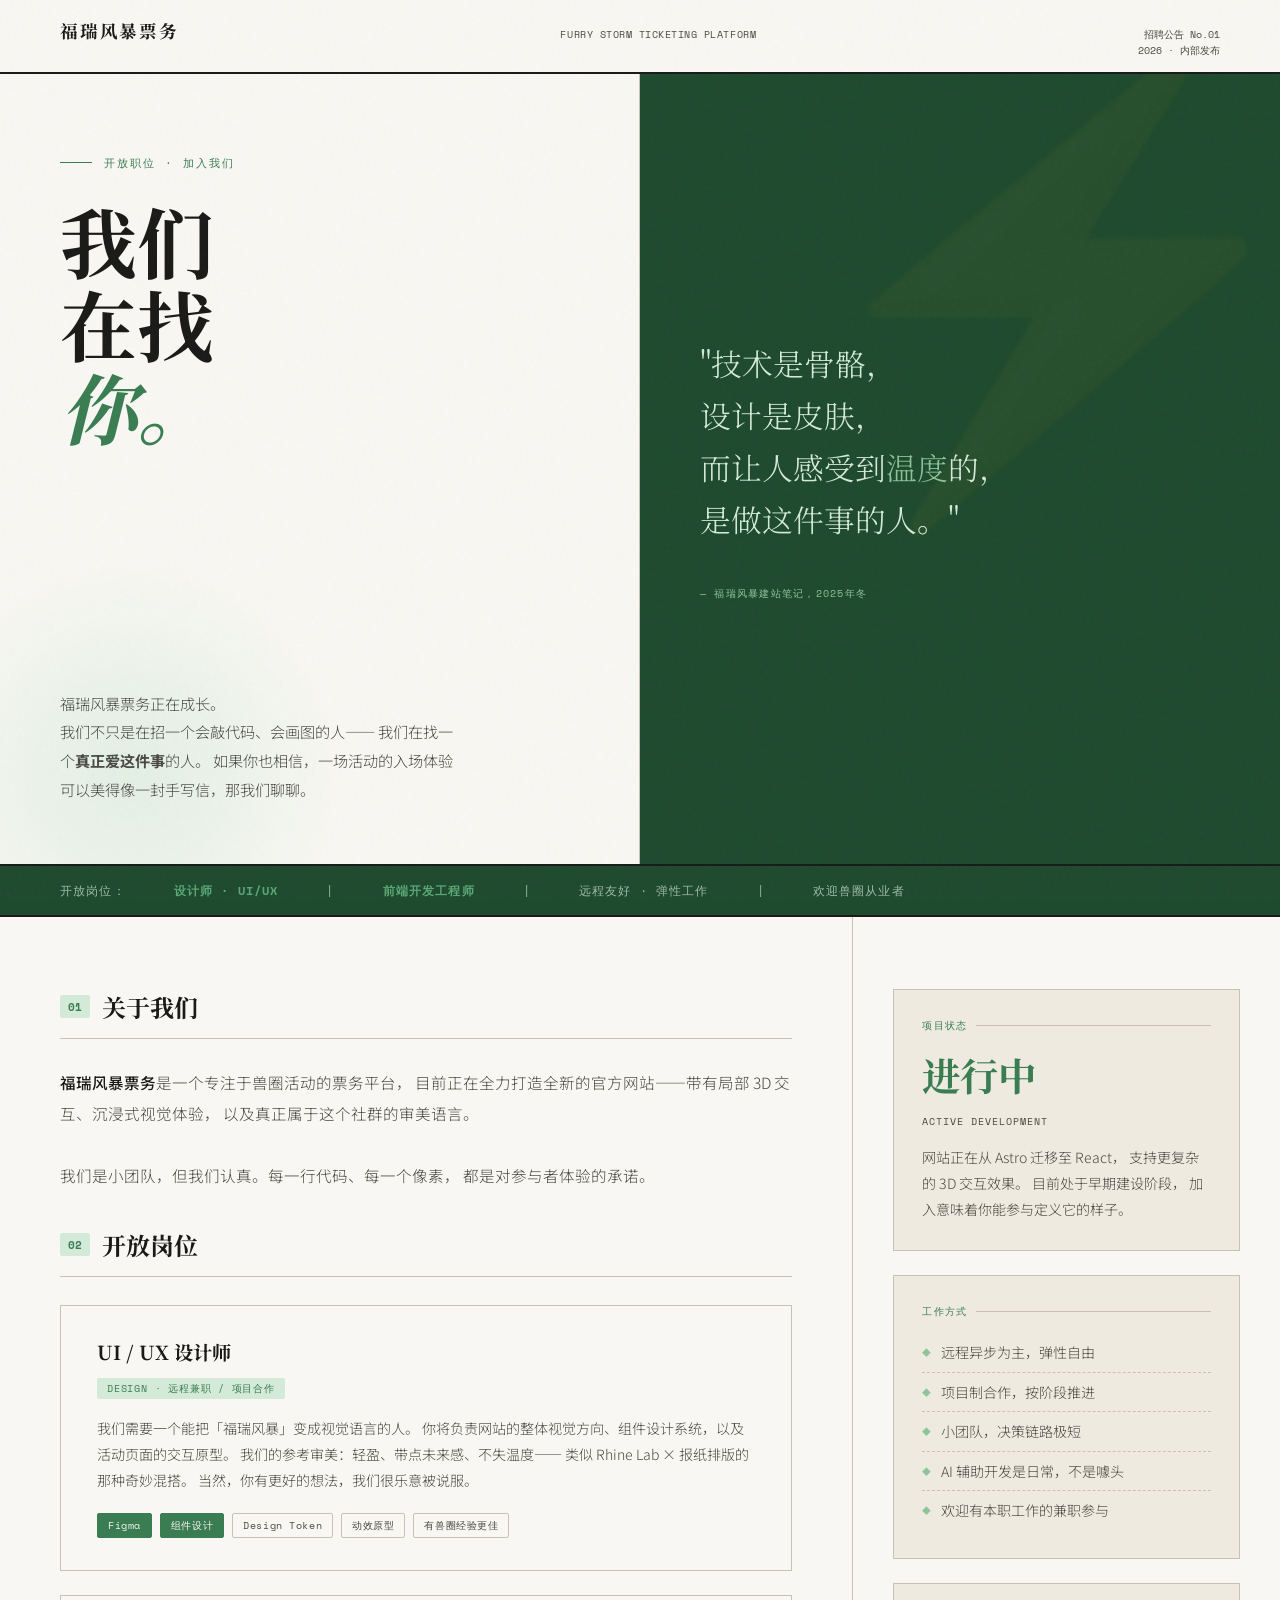
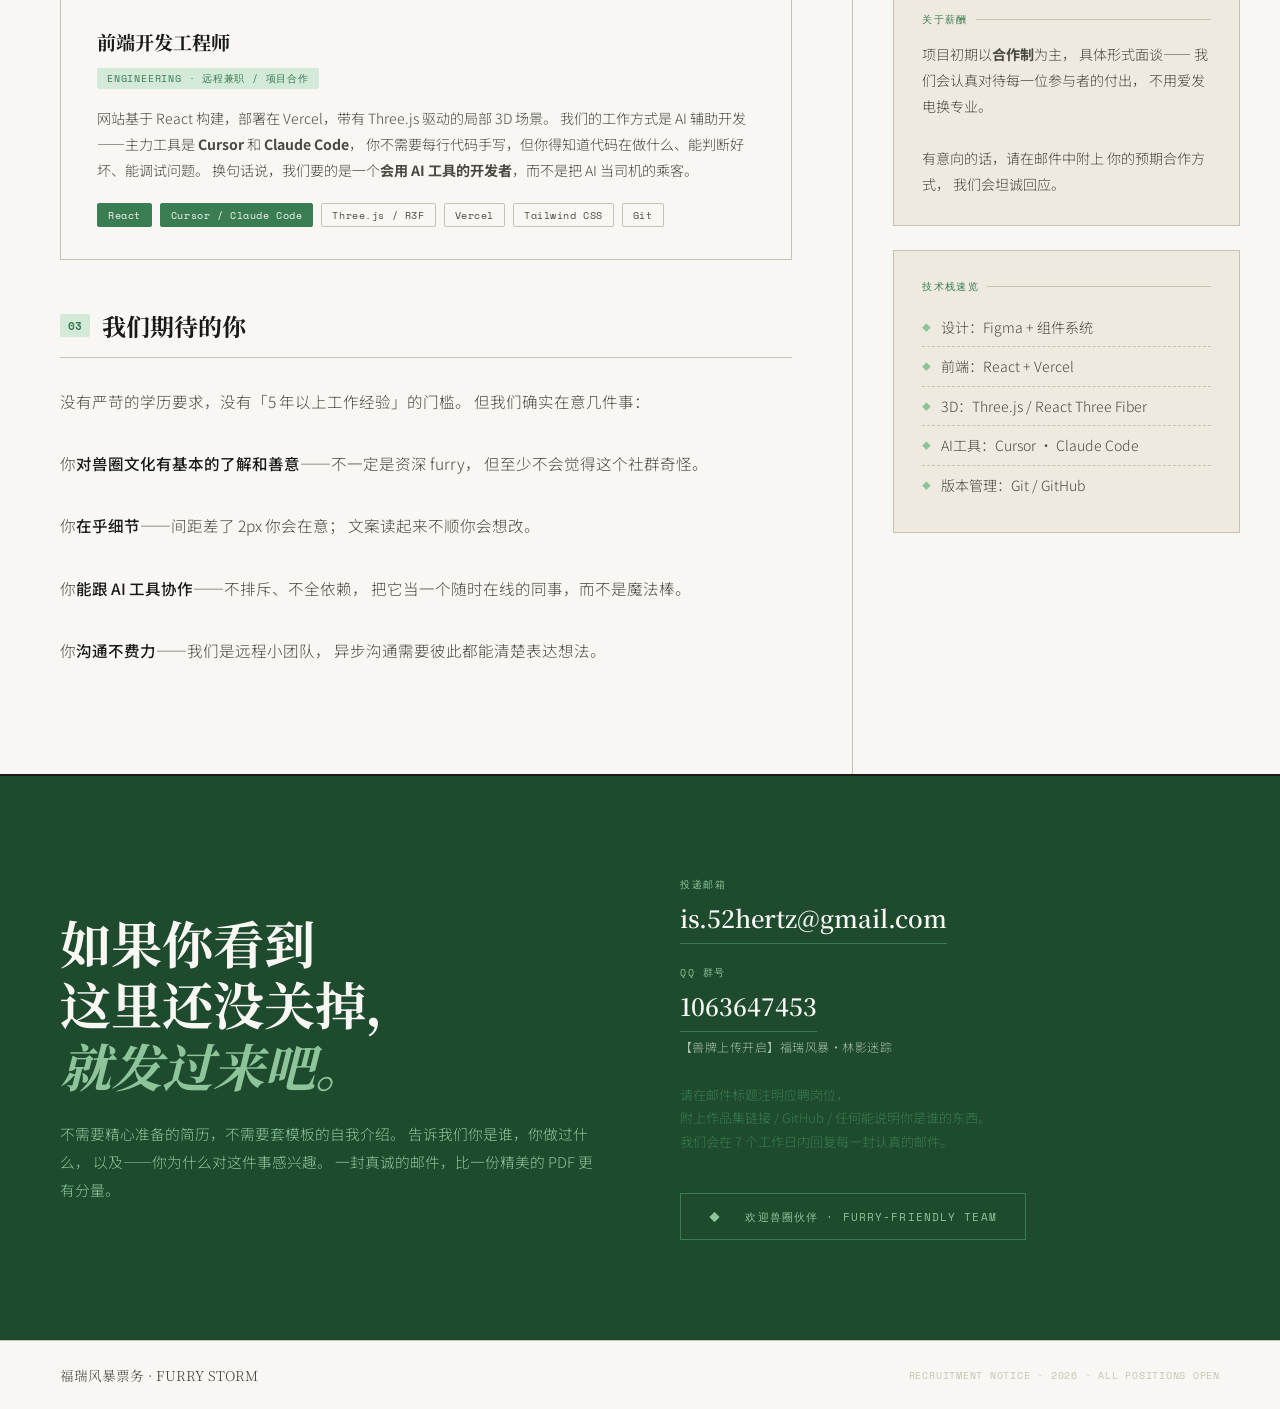
<file: index.html>
<!DOCTYPE html>
<html lang="zh-CN">
<head>
  <meta charset="UTF-8">
  <meta name="viewport" content="width=device-width, initial-scale=1.0">
  <title>我们在找你 — 福瑞风暴票务</title>
  <link rel="stylesheet" href="css/styles.css">
</head>
<body>

  <!-- Masthead -->
  <header class="masthead">
    <div class="masthead-logo">福瑞风暴票务</div>
    <div class="masthead-sub">FURRY STORM TICKETING PLATFORM</div>
    <div class="masthead-date">
      招聘公告 No.01<br>
      2026 · 内部发布
    </div>
  </header>

  <!-- Hero -->
  <section class="hero">
    <div class="hero-left">
      <div>
        <div class="hero-eyebrow">开放职位 · 加入我们</div>
        <h1 class="hero-title">
          我们<br>
          在找<br>
          <span class="highlight">你。</span>
        </h1>
      </div>
      <p class="hero-caption">
        福瑞风暴票务正在成长。<br>
        我们不只是在招一个会敲代码、会画图的人——
        我们在找一个<strong>真正爱这件事</strong>的人。
        如果你也相信，一场活动的入场体验
        可以美得像一封手写信，那我们聊聊。
      </p>
    </div>

    <div class="hero-right">
      <blockquote class="hero-quote">
        "技术是骨骼，<br>
        设计是皮肤，<br>
        而让人感受到<em>温度</em>的，<br>
        是做这件事的人。"
      </blockquote>
      <div class="hero-quote-attr">— 福瑞风暴建站笔记，2025年冬</div>
    </div>
  </section>

  <!-- Positions strip -->
  <div class="positions-strip">
    <span>开放岗位：</span>
    <strong>设计师 · UI/UX</strong>
    <span>|</span>
    <strong>前端开发工程师</strong>
    <span>|</span>
    <span>远程友好 · 弹性工作</span>
    <span>|</span>
    <span>欢迎兽圈从业者</span>
  </div>

  <!-- Content -->
  <section class="content">
    <main class="content-main">

      <!-- 关于我们 -->
      <div class="section-heading">
        <span class="num">01</span>
        关于我们
      </div>
      <p class="body-text">
        <strong>福瑞风暴票务</strong>是一个专注于兽圈活动的票务平台，
        目前正在全力打造全新的官方网站——带有局部 3D 交互、沉浸式视觉体验，
        以及真正属于这个社群的审美语言。<br><br>
        我们是小团队，但我们认真。每一行代码、每一个像素，
        都是对参与者体验的承诺。
      </p>

      <!-- 开放岗位 -->
      <div class="section-heading">
        <span class="num">02</span>
        开放岗位
      </div>

      <div class="job-card">
        <div class="job-card-title">UI / UX 设计师</div>
        <div class="job-card-type">DESIGN · 远程兼职 / 项目合作</div>
        <p class="job-card-desc">
          我们需要一个能把「福瑞风暴」变成视觉语言的人。
          你将负责网站的整体视觉方向、组件设计系统，以及活动页面的交互原型。
          我们的参考审美：轻盈、带点未来感、不失温度——
          类似 Rhine Lab × 报纸排版的那种奇妙混搭。
          当然，你有更好的想法，我们很乐意被说服。
        </p>
        <div class="job-card-skills">
          <span class="skill-tag primary">Figma</span>
          <span class="skill-tag primary">组件设计</span>
          <span class="skill-tag">Design Token</span>
          <span class="skill-tag">动效原型</span>
          <span class="skill-tag">有兽圈经验更佳</span>
        </div>
      </div>

      <div class="job-card">
        <div class="job-card-title">前端开发工程师</div>
        <div class="job-card-type">ENGINEERING · 远程兼职 / 项目合作</div>
        <p class="job-card-desc">
          网站基于 React 构建，部署在 Vercel，带有 Three.js 驱动的局部 3D 场景。
          我们的工作方式是 AI 辅助开发——主力工具是 <strong>Cursor</strong> 和 <strong>Claude Code</strong>，
          你不需要每行代码手写，但你得知道代码在做什么、能判断好坏、能调试问题。
          换句话说，我们要的是一个<strong>会用 AI 工具的开发者</strong>，而不是把 AI 当司机的乘客。
        </p>
        <div class="job-card-skills">
          <span class="skill-tag primary">React</span>
          <span class="skill-tag primary">Cursor / Claude Code</span>
          <span class="skill-tag">Three.js / R3F</span>
          <span class="skill-tag">Vercel</span>
          <span class="skill-tag">Tailwind CSS</span>
          <span class="skill-tag">Git</span>
        </div>
      </div>

      <!-- 期待 -->
      <div class="section-heading section-heading--extra-margin">
        <span class="num">03</span>
        我们期待的你
      </div>
      <p class="body-text">
        没有严苛的学历要求，没有「5 年以上工作经验」的门槛。
        但我们确实在意几件事：<br><br>
        你<strong>对兽圈文化有基本的了解和善意</strong>——不一定是资深 furry，
        但至少不会觉得这个社群奇怪。<br><br>
        你<strong>在乎细节</strong>——间距差了 2px 你会在意；
        文案读起来不顺你会想改。<br><br>
        你<strong>能跟 AI 工具协作</strong>——不排斥、不全依赖，
        把它当一个随时在线的同事，而不是魔法棒。<br><br>
        你<strong>沟通不费力</strong>——我们是远程小团队，
        异步沟通需要彼此都能清楚表达想法。
      </p>

    </main>

    <!-- Aside -->
    <aside class="content-aside">

      <div class="aside-card">
        <div class="aside-card-label">项目状态</div>
        <span class="aside-stat">进行中</span>
        <span class="aside-stat-label">ACTIVE DEVELOPMENT</span>
        <p class="aside-card-body aside-card-body--extra-margin">
          网站正在从 Astro 迁移至 React，
          支持更复杂的 3D 交互效果。
          目前处于早期建设阶段，
          加入意味着你能参与定义它的样子。
        </p>
      </div>

      <div class="aside-card">
        <div class="aside-card-label">工作方式</div>
        <ul class="perks-list">
          <li>远程异步为主，弹性自由</li>
          <li>项目制合作，按阶段推进</li>
          <li>小团队，决策链路极短</li>
          <li>AI 辅助开发是日常，不是噱头</li>
          <li>欢迎有本职工作的兼职参与</li>
        </ul>
      </div>

      <div class="aside-card">
        <div class="aside-card-label">关于薪酬</div>
        <p class="aside-card-body">
          项目初期以<strong>合作制</strong>为主，
          具体形式面谈——
          我们会认真对待每一位参与者的付出，
          不用爱发电换专业。<br><br>
          有意向的话，请在邮件中附上
          你的预期合作方式，
          我们会坦诚回应。
        </p>
      </div>

      <div class="aside-card">
        <div class="aside-card-label">技术栈速览</div>
        <ul class="perks-list">
          <li>设计：Figma + 组件系统</li>
          <li>前端：React + Vercel</li>
          <li>3D：Three.js / React Three Fiber</li>
          <li>AI工具：Cursor · Claude Code</li>
          <li>版本管理：Git / GitHub</li>
        </ul>
      </div>

    </aside>
  </section>

  <!-- CTA -->
  <section class="cta-section">
    <div>
      <h2 class="cta-title">
        如果你看到<br>这里还没关掉，<br>
        <span>就发过来吧。</span>
      </h2>
      <p class="cta-body">
        不需要精心准备的简历，不需要套模板的自我介绍。
        告诉我们你是谁，你做过什么，
        以及——你为什么对这件事感兴趣。
        一封真诚的邮件，比一份精美的 PDF 更有分量。
      </p>
    </div>

    <div class="cta-right">
      <div>
        <div class="cta-email-label">投递邮箱</div>
        <a class="cta-email" href="mailto:is.52hertz@gmail.com">is.52hertz@gmail.com</a>
      </div>

      <div>
        <div class="cta-email-label">QQ 群号</div>
        <a class="cta-email" href="https://qm.qq.com/q/iUh1VbbVFm" target="_blank" rel="noopener">
          1063647453
        </a>
        <span class="cta-qq-group-name">【兽牌上传开启】福瑞风暴·林影迷踪</span>
      </div>
      <p class="cta-note">
        请在邮件标题注明应聘岗位，<br>
        附上作品集链接 / GitHub / 任何能说明你是谁的东西。<br>
        我们会在 7 个工作日内回复每一封认真的邮件。
      </p>
      <div class="cta-badge">
        ◆ &nbsp; 欢迎兽圈伙伴 · FURRY-FRIENDLY TEAM
      </div>
    </div>
  </section>

  <!-- Footer -->
  <footer class="footer">
    <div class="footer-brand">福瑞风暴票务 · FURRY STORM</div>
    <div class="footer-copy">RECRUITMENT NOTICE · 2026 · ALL POSITIONS OPEN</div>
  </footer>

</body>
</html>
</file>
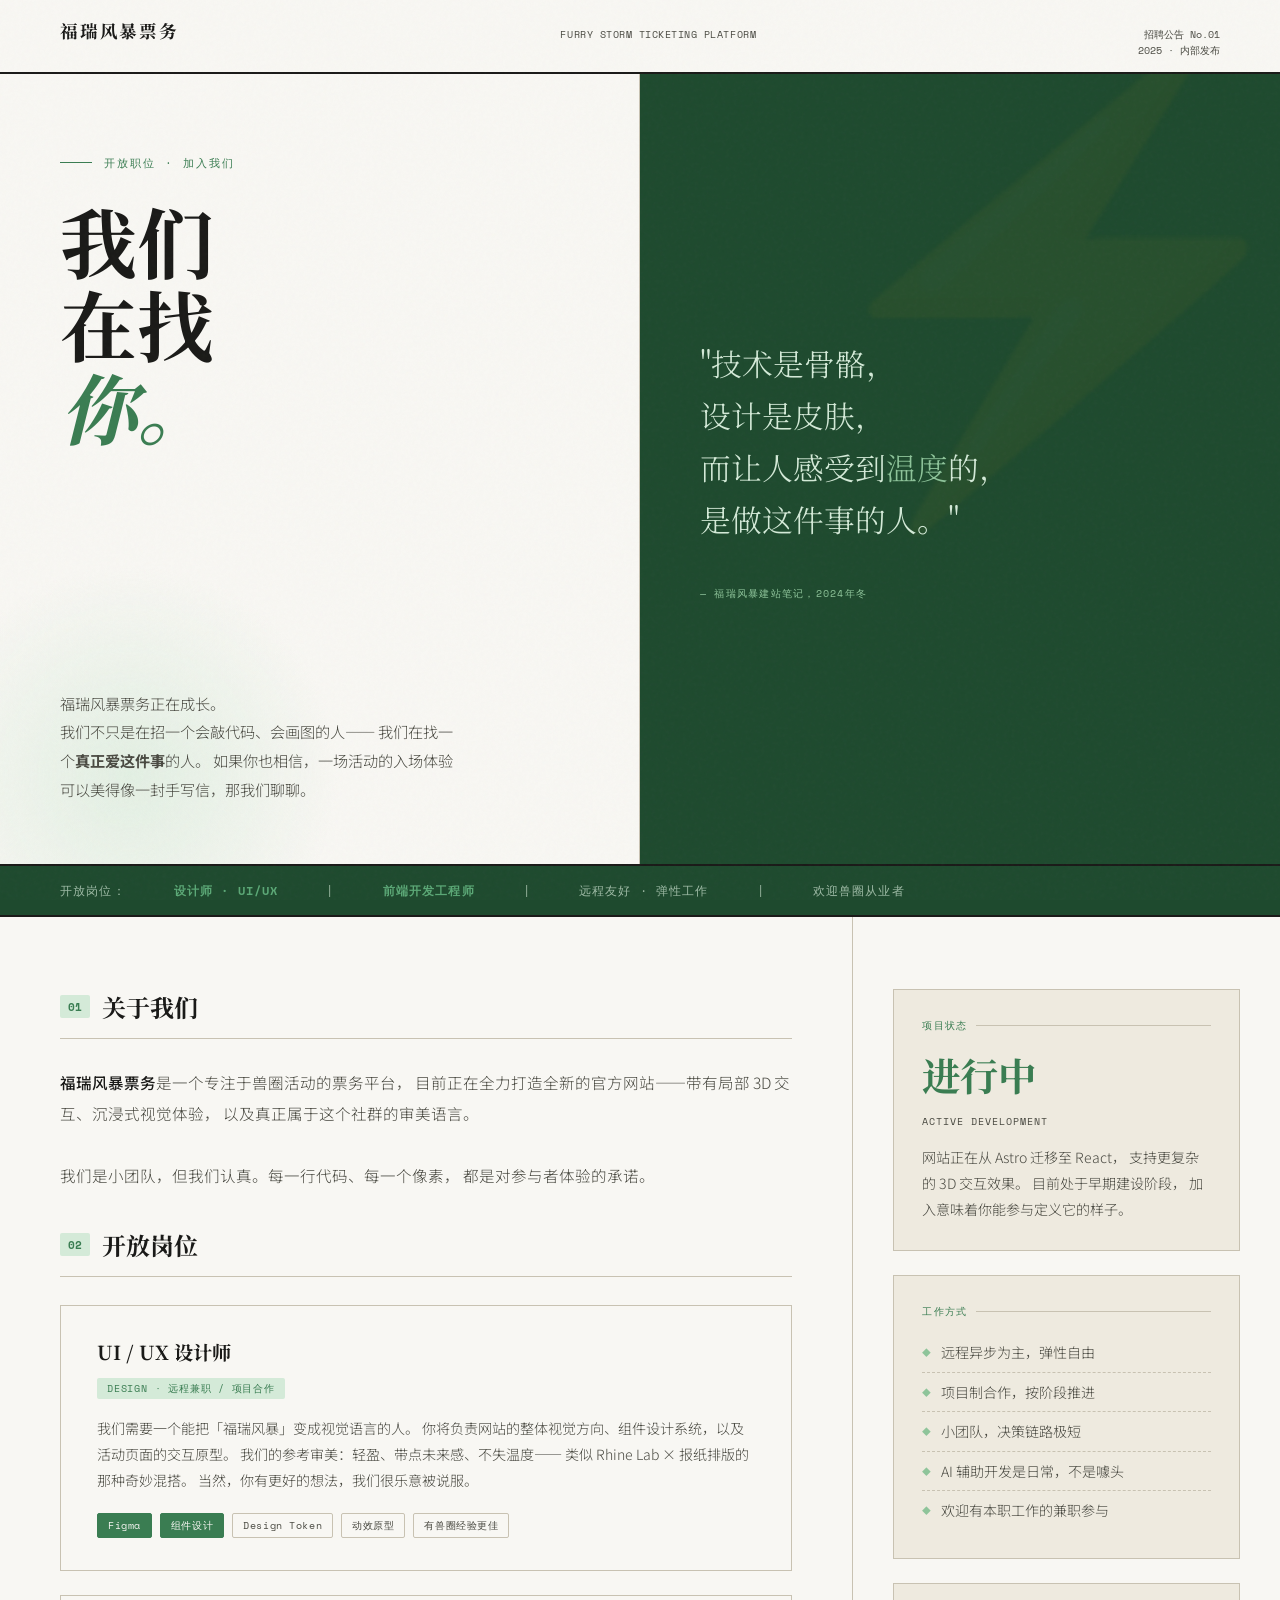
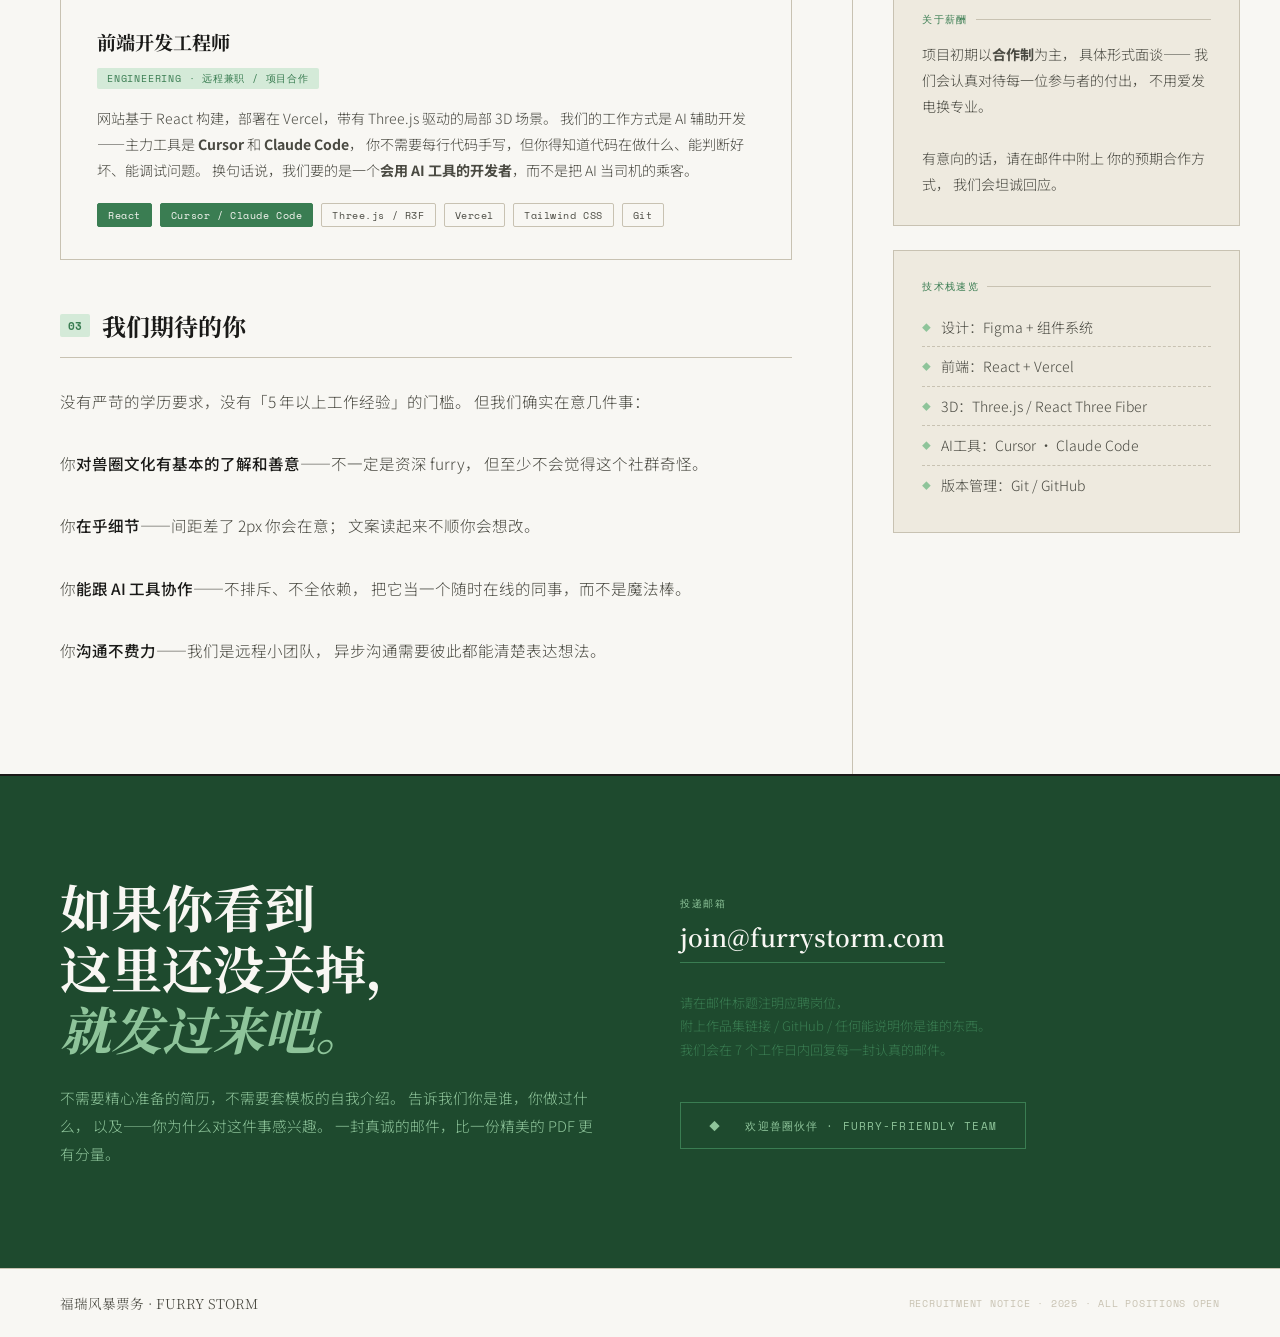
<file: furry-storm-hiring.html>
<!DOCTYPE html>
<html lang="zh-CN">
<head>
<meta charset="UTF-8">
<meta name="viewport" content="width=device-width, initial-scale=1.0">
<title>我们在找你 — 福瑞风暴票务</title>
<style>
  @import url('https://fonts.googleapis.com/css2?family=Noto+Serif+SC:wght@300;400;600;700&family=Noto+Sans+SC:wght@300;400;500&family=Space+Mono:wght@400;700&display=swap');

  :root {
    --white: #f8f7f3;
    --paper: #eeeadf;
    --green-light: #d4ead8;
    --green-mid: #8ec49a;
    --green-deep: #3a7d52;
    --green-ink: #1e4a2e;
    --ink: #1a1a18;
    --ink-soft: #4a4a42;
    --rule: #c8c2b2;
    --accent: #5ba876;
  }

  * { margin: 0; padding: 0; box-sizing: border-box; }

  html { scroll-behavior: smooth; }

  body {
    background: var(--white);
    color: var(--ink);
    font-family: 'Noto Sans SC', sans-serif;
    font-weight: 300;
    overflow-x: hidden;
  }

  /* ── Noise texture overlay ── */
  body::before {
    content: '';
    position: fixed;
    inset: 0;
    background-image: url("data:image/svg+xml,%3Csvg viewBox='0 0 256 256' xmlns='http://www.w3.org/2000/svg'%3E%3Cfilter id='noise'%3E%3CfeTurbulence type='fractalNoise' baseFrequency='0.9' numOctaves='4' stitchTiles='stitch'/%3E%3C/filter%3E%3Crect width='100%25' height='100%25' filter='url(%23noise)' opacity='0.04'/%3E%3C/svg%3E");
    pointer-events: none;
    z-index: 9999;
    opacity: 0.6;
  }

  /* ── Masthead ── */
  .masthead {
    border-bottom: 2px solid var(--ink);
    padding: 18px 60px 14px;
    display: flex;
    align-items: baseline;
    justify-content: space-between;
    position: sticky;
    top: 0;
    background: var(--white);
    z-index: 100;
  }

  .masthead-logo {
    font-family: 'Noto Serif SC', serif;
    font-weight: 700;
    font-size: 1.1rem;
    letter-spacing: 0.1em;
    color: var(--ink);
  }

  .masthead-sub {
    font-family: 'Space Mono', monospace;
    font-size: 0.65rem;
    color: var(--ink-soft);
    letter-spacing: 0.05em;
  }

  .masthead-date {
    font-family: 'Space Mono', monospace;
    font-size: 0.65rem;
    color: var(--ink-soft);
    text-align: right;
  }

  /* ── Hero ── */
  .hero {
    display: grid;
    grid-template-columns: 1fr 1fr;
    min-height: 88vh;
    border-bottom: 2px solid var(--ink);
  }

  .hero-left {
    padding: 80px 60px 60px;
    border-right: 1px solid var(--rule);
    display: flex;
    flex-direction: column;
    justify-content: space-between;
    position: relative;
    overflow: hidden;
  }

  .hero-left::after {
    content: '';
    position: absolute;
    bottom: -120px;
    left: -80px;
    width: 420px;
    height: 420px;
    background: radial-gradient(circle, var(--green-light) 0%, transparent 70%);
    opacity: 0.6;
    z-index: 0;
  }

  .hero-eyebrow {
    font-family: 'Space Mono', monospace;
    font-size: 0.7rem;
    letter-spacing: 0.18em;
    color: var(--green-deep);
    text-transform: uppercase;
    margin-bottom: 28px;
    display: flex;
    align-items: center;
    gap: 12px;
  }

  .hero-eyebrow::before {
    content: '';
    display: block;
    width: 32px;
    height: 1px;
    background: var(--green-deep);
  }

  .hero-title {
    font-family: 'Noto Serif SC', serif;
    font-weight: 700;
    font-size: clamp(3.2rem, 6vw, 6rem);
    line-height: 1.08;
    color: var(--ink);
    position: relative;
    z-index: 1;
  }

  .hero-title .highlight {
    color: var(--green-deep);
    font-style: italic;
  }

  .hero-caption {
    font-size: 0.95rem;
    color: var(--ink-soft);
    line-height: 1.9;
    max-width: 400px;
    position: relative;
    z-index: 1;
    margin-top: 40px;
  }

  .hero-right {
    background: var(--green-ink);
    padding: 80px 60px;
    display: flex;
    flex-direction: column;
    justify-content: center;
    position: relative;
    overflow: hidden;
  }

  .hero-right::before {
    content: '⚡';
    font-size: 28rem;
    position: absolute;
    top: -60px;
    right: -60px;
    opacity: 0.04;
    line-height: 1;
  }

  .hero-quote {
    font-family: 'Noto Serif SC', serif;
    font-size: clamp(1.4rem, 2.4vw, 2.1rem);
    font-weight: 300;
    color: var(--green-light);
    line-height: 1.7;
    position: relative;
    z-index: 1;
  }

  .hero-quote em {
    font-style: normal;
    color: var(--green-mid);
  }

  .hero-quote-attr {
    margin-top: 40px;
    font-family: 'Space Mono', monospace;
    font-size: 0.65rem;
    color: var(--green-mid);
    letter-spacing: 0.12em;
  }

  /* ── Positions strip ── */
  .positions-strip {
    background: var(--green-ink);
    color: var(--green-light);
    padding: 16px 60px;
    font-family: 'Space Mono', monospace;
    font-size: 0.72rem;
    letter-spacing: 0.1em;
    display: flex;
    gap: 48px;
    border-bottom: 2px solid var(--ink);
    overflow: hidden;
    white-space: nowrap;
  }

  .positions-strip span {
    opacity: 0.7;
  }

  .positions-strip strong {
    opacity: 1;
    color: var(--accent);
  }

  /* ── Content columns ── */
  .content {
    display: grid;
    grid-template-columns: 2fr 1fr;
    border-bottom: 2px solid var(--ink);
  }

  .content-main {
    padding: 72px 60px;
    border-right: 1px solid var(--rule);
  }

  .content-aside {
    padding: 72px 40px;
  }

  /* ── Section headings ── */
  .section-heading {
    font-family: 'Noto Serif SC', serif;
    font-weight: 700;
    font-size: 1.5rem;
    color: var(--ink);
    margin-bottom: 28px;
    padding-bottom: 14px;
    border-bottom: 1px solid var(--rule);
    display: flex;
    align-items: center;
    gap: 12px;
  }

  .section-heading .num {
    font-family: 'Space Mono', monospace;
    font-size: 0.7rem;
    color: var(--green-deep);
    background: var(--green-light);
    padding: 3px 8px;
    border-radius: 2px;
  }

  /* ── Body text ── */
  .body-text {
    font-size: 0.97rem;
    line-height: 2;
    color: var(--ink-soft);
    margin-bottom: 36px;
  }

  .body-text strong {
    color: var(--ink);
    font-weight: 500;
  }

  /* ── Job cards ── */
  .job-card {
    border: 1px solid var(--rule);
    padding: 32px 36px;
    margin-bottom: 24px;
    position: relative;
    transition: all 0.25s ease;
    background: var(--white);
    overflow: hidden;
  }

  .job-card::before {
    content: '';
    position: absolute;
    left: 0;
    top: 0;
    bottom: 0;
    width: 3px;
    background: var(--green-deep);
    transform: scaleY(0);
    transform-origin: bottom;
    transition: transform 0.3s ease;
  }

  .job-card:hover {
    border-color: var(--green-mid);
    background: var(--paper);
    transform: translateX(4px);
  }

  .job-card:hover::before {
    transform: scaleY(1);
  }

  .job-card-title {
    font-family: 'Noto Serif SC', serif;
    font-weight: 700;
    font-size: 1.2rem;
    color: var(--ink);
    margin-bottom: 8px;
  }

  .job-card-type {
    font-family: 'Space Mono', monospace;
    font-size: 0.62rem;
    color: var(--green-deep);
    background: var(--green-light);
    display: inline-block;
    padding: 3px 10px;
    letter-spacing: 0.08em;
    margin-bottom: 16px;
    border-radius: 2px;
  }

  .job-card-desc {
    font-size: 0.88rem;
    color: var(--ink-soft);
    line-height: 1.85;
    margin-bottom: 20px;
  }

  .job-card-skills {
    display: flex;
    flex-wrap: wrap;
    gap: 8px;
  }

  .skill-tag {
    font-family: 'Space Mono', monospace;
    font-size: 0.6rem;
    color: var(--ink-soft);
    border: 1px solid var(--rule);
    padding: 4px 10px;
    letter-spacing: 0.06em;
    border-radius: 2px;
  }

  .skill-tag.primary {
    background: var(--green-deep);
    color: var(--white);
    border-color: var(--green-deep);
  }

  /* ── Aside cards ── */
  .aside-card {
    background: var(--paper);
    border: 1px solid var(--rule);
    padding: 28px;
    margin-bottom: 24px;
  }

  .aside-card-label {
    font-family: 'Space Mono', monospace;
    font-size: 0.62rem;
    color: var(--green-deep);
    letter-spacing: 0.14em;
    text-transform: uppercase;
    margin-bottom: 14px;
    display: flex;
    align-items: center;
    gap: 8px;
  }

  .aside-card-label::after {
    content: '';
    flex: 1;
    height: 1px;
    background: var(--rule);
  }

  .aside-card-body {
    font-size: 0.88rem;
    color: var(--ink-soft);
    line-height: 1.85;
  }

  .aside-stat {
    font-family: 'Noto Serif SC', serif;
    font-size: 2.4rem;
    font-weight: 700;
    color: var(--green-deep);
    display: block;
    margin-bottom: 4px;
  }

  .aside-stat-label {
    font-family: 'Space Mono', monospace;
    font-size: 0.62rem;
    color: var(--ink-soft);
    letter-spacing: 0.1em;
  }

  .perks-list {
    list-style: none;
    margin-top: 12px;
  }

  .perks-list li {
    font-size: 0.88rem;
    color: var(--ink-soft);
    padding: 8px 0;
    border-bottom: 1px dashed var(--rule);
    display: flex;
    align-items: flex-start;
    gap: 10px;
    line-height: 1.6;
  }

  .perks-list li:last-child {
    border-bottom: none;
  }

  .perks-list li::before {
    content: '◆';
    color: var(--green-mid);
    font-size: 0.55rem;
    margin-top: 5px;
    flex-shrink: 0;
  }

  /* ── CTA Footer ── */
  .cta-section {
    background: var(--green-ink);
    padding: 100px 60px;
    display: grid;
    grid-template-columns: 1fr 1fr;
    gap: 80px;
    align-items: center;
  }

  .cta-title {
    font-family: 'Noto Serif SC', serif;
    font-weight: 700;
    font-size: clamp(2rem, 4vw, 3.5rem);
    color: var(--white);
    line-height: 1.2;
    margin-bottom: 24px;
  }

  .cta-title span {
    color: var(--green-mid);
    font-style: italic;
  }

  .cta-body {
    font-size: 0.92rem;
    color: var(--green-mid);
    line-height: 1.9;
  }

  .cta-right {
    display: flex;
    flex-direction: column;
    gap: 20px;
  }

  .cta-email-label {
    font-family: 'Space Mono', monospace;
    font-size: 0.65rem;
    color: var(--green-mid);
    letter-spacing: 0.15em;
    text-transform: uppercase;
    margin-bottom: 8px;
  }

  .cta-email {
    font-family: 'Noto Serif SC', serif;
    font-size: 1.5rem;
    font-weight: 600;
    color: var(--white);
    text-decoration: none;
    padding-bottom: 8px;
    border-bottom: 1px solid var(--green-deep);
    display: inline-block;
    transition: border-color 0.2s;
  }

  .cta-email:hover {
    border-color: var(--green-mid);
    color: var(--green-light);
  }

  .cta-note {
    font-size: 0.82rem;
    color: var(--green-deep);
    line-height: 1.8;
    margin-top: 8px;
  }

  .cta-badge {
    display: inline-flex;
    align-items: center;
    gap: 10px;
    border: 1px solid var(--green-deep);
    padding: 14px 28px;
    font-family: 'Space Mono', monospace;
    font-size: 0.7rem;
    color: var(--green-mid);
    letter-spacing: 0.1em;
    margin-top: 20px;
    width: fit-content;
    transition: all 0.2s;
    cursor: default;
  }

  .cta-badge:hover {
    background: var(--green-deep);
    color: var(--white);
    border-color: var(--green-deep);
  }

  /* ── Footer rule ── */
  .footer {
    padding: 24px 60px;
    display: flex;
    justify-content: space-between;
    align-items: center;
    border-top: 1px solid var(--rule);
  }

  .footer-brand {
    font-family: 'Noto Serif SC', serif;
    font-size: 0.85rem;
    color: var(--ink-soft);
  }

  .footer-copy {
    font-family: 'Space Mono', monospace;
    font-size: 0.6rem;
    color: var(--rule);
    letter-spacing: 0.08em;
  }

  /* ── Animations ── */
  @keyframes fadeUp {
    from { opacity: 0; transform: translateY(24px); }
    to   { opacity: 1; transform: translateY(0); }
  }

  .hero-eyebrow { animation: fadeUp 0.6s ease both 0.1s; }
  .hero-title   { animation: fadeUp 0.6s ease both 0.25s; }
  .hero-caption { animation: fadeUp 0.6s ease both 0.4s; }
  .hero-quote   { animation: fadeUp 0.7s ease both 0.5s; }

  /* ── Responsive ── */
  @media (max-width: 900px) {
    .hero, .content, .cta-section {
      grid-template-columns: 1fr;
    }
    .hero-left, .hero-right, .content-main, .content-aside {
      border-right: none;
      padding: 48px 28px;
    }
    .masthead { padding: 14px 28px; }
    .cta-section { padding: 60px 28px; gap: 40px; }
    .footer { padding: 20px 28px; flex-direction: column; gap: 8px; text-align: center; }
    .positions-strip { padding: 14px 28px; }
    .hero-right::before { font-size: 16rem; }
  }
</style>
</head>
<body>

<!-- Masthead -->
<header class="masthead">
  <div class="masthead-logo">福瑞风暴票务</div>
  <div class="masthead-sub">FURRY STORM TICKETING PLATFORM</div>
  <div class="masthead-date">
    招聘公告 No.01<br>
    2025 · 内部发布
  </div>
</header>

<!-- Hero -->
<section class="hero">
  <div class="hero-left">
    <div>
      <div class="hero-eyebrow">开放职位 · 加入我们</div>
      <h1 class="hero-title">
        我们<br>
        在找<br>
        <span class="highlight">你。</span>
      </h1>
    </div>
    <p class="hero-caption">
      福瑞风暴票务正在成长。<br>
      我们不只是在招一个会敲代码、会画图的人——
      我们在找一个<strong>真正爱这件事</strong>的人。
      如果你也相信，一场活动的入场体验
      可以美得像一封手写信，那我们聊聊。
    </p>
  </div>

  <div class="hero-right">
    <blockquote class="hero-quote">
      "技术是骨骼，<br>
      设计是皮肤，<br>
      而让人感受到<em>温度</em>的，<br>
      是做这件事的人。"
    </blockquote>
    <div class="hero-quote-attr">— 福瑞风暴建站笔记，2024年冬</div>
  </div>
</section>

<!-- Positions strip -->
<div class="positions-strip">
  <span>开放岗位：</span>
  <strong>设计师 · UI/UX</strong>
  <span>|</span>
  <strong>前端开发工程师</strong>
  <span>|</span>
  <span>远程友好 · 弹性工作</span>
  <span>|</span>
  <span>欢迎兽圈从业者</span>
</div>

<!-- Content -->
<section class="content">
  <main class="content-main">

    <!-- Intro -->
    <div class="section-heading">
      <span class="num">01</span>
      关于我们
    </div>
    <p class="body-text">
      <strong>福瑞风暴票务</strong>是一个专注于兽圈活动的票务平台，
      目前正在全力打造全新的官方网站——带有局部 3D 交互、沉浸式视觉体验，
      以及真正属于这个社群的审美语言。<br><br>
      我们是小团队，但我们认真。每一行代码、每一个像素，
      都是对参与者体验的承诺。
    </p>

    <!-- 岗位一 -->
    <div class="section-heading">
      <span class="num">02</span>
      开放岗位
    </div>

    <div class="job-card">
      <div class="job-card-title">UI / UX 设计师</div>
      <div class="job-card-type">DESIGN · 远程兼职 / 项目合作</div>
      <p class="job-card-desc">
        我们需要一个能把「福瑞风暴」变成视觉语言的人。
        你将负责网站的整体视觉方向、组件设计系统，以及活动页面的交互原型。
        我们的参考审美：轻盈、带点未来感、不失温度——
        类似 Rhine Lab × 报纸排版的那种奇妙混搭。
        当然，你有更好的想法，我们很乐意被说服。
      </p>
      <div class="job-card-skills">
        <span class="skill-tag primary">Figma</span>
        <span class="skill-tag primary">组件设计</span>
        <span class="skill-tag">Design Token</span>
        <span class="skill-tag">动效原型</span>
        <span class="skill-tag">有兽圈经验更佳</span>
      </div>
    </div>

    <div class="job-card">
      <div class="job-card-title">前端开发工程师</div>
      <div class="job-card-type">ENGINEERING · 远程兼职 / 项目合作</div>
      <p class="job-card-desc">
        网站基于 React 构建，部署在 Vercel，带有 Three.js 驱动的局部 3D 场景。
        我们的工作方式是 AI 辅助开发——主力工具是 <strong>Cursor</strong> 和 <strong>Claude Code</strong>，
        你不需要每行代码手写，但你得知道代码在做什么、能判断好坏、能调试问题。
        换句话说，我们要的是一个<strong>会用 AI 工具的开发者</strong>，而不是把 AI 当司机的乘客。
      </p>
      <div class="job-card-skills">
        <span class="skill-tag primary">React</span>
        <span class="skill-tag primary">Cursor / Claude Code</span>
        <span class="skill-tag">Three.js / R3F</span>
        <span class="skill-tag">Vercel</span>
        <span class="skill-tag">Tailwind CSS</span>
        <span class="skill-tag">Git</span>
      </div>
    </div>

    <!-- 期待 -->
    <div class="section-heading" style="margin-top: 48px;">
      <span class="num">03</span>
      我们期待的你
    </div>
    <p class="body-text">
      没有严苛的学历要求，没有「5 年以上工作经验」的门槛。
      但我们确实在意几件事：<br><br>
      你<strong>对兽圈文化有基本的了解和善意</strong>——不一定是资深 furry，
      但至少不会觉得这个社群奇怪。<br><br>
      你<strong>在乎细节</strong>——间距差了 2px 你会在意；
      文案读起来不顺你会想改。<br><br>
      你<strong>能跟 AI 工具协作</strong>——不排斥、不全依赖，
      把它当一个随时在线的同事，而不是魔法棒。<br><br>
      你<strong>沟通不费力</strong>——我们是远程小团队，
      异步沟通需要彼此都能清楚表达想法。
    </p>

  </main>

  <!-- Aside -->
  <aside class="content-aside">

    <div class="aside-card">
      <div class="aside-card-label">项目状态</div>
      <span class="aside-stat">进行中</span>
      <span class="aside-stat-label">ACTIVE DEVELOPMENT</span>
      <p class="aside-card-body" style="margin-top: 14px;">
        网站正在从 Astro 迁移至 React，
        支持更复杂的 3D 交互效果。
        目前处于早期建设阶段，
        加入意味着你能参与定义它的样子。
      </p>
    </div>

    <div class="aside-card">
      <div class="aside-card-label">工作方式</div>
      <ul class="perks-list">
        <li>远程异步为主，弹性自由</li>
        <li>项目制合作，按阶段推进</li>
        <li>小团队，决策链路极短</li>
        <li>AI 辅助开发是日常，不是噱头</li>
        <li>欢迎有本职工作的兼职参与</li>
      </ul>
    </div>

    <div class="aside-card">
      <div class="aside-card-label">关于薪酬</div>
      <p class="aside-card-body">
        项目初期以<strong>合作制</strong>为主，
        具体形式面谈——
        我们会认真对待每一位参与者的付出，
        不用爱发电换专业。<br><br>
        有意向的话，请在邮件中附上
        你的预期合作方式，
        我们会坦诚回应。
      </p>
    </div>

    <div class="aside-card">
      <div class="aside-card-label">技术栈速览</div>
      <ul class="perks-list">
        <li>设计：Figma + 组件系统</li>
        <li>前端：React + Vercel</li>
        <li>3D：Three.js / React Three Fiber</li>
        <li>AI工具：Cursor · Claude Code</li>
        <li>版本管理：Git / GitHub</li>
      </ul>
    </div>

  </aside>
</section>

<!-- CTA -->
<section class="cta-section">
  <div>
    <h2 class="cta-title">
      如果你看到<br>这里还没关掉，<br>
      <span>就发过来吧。</span>
    </h2>
    <p class="cta-body">
      不需要精心准备的简历，不需要套模板的自我介绍。
      告诉我们你是谁，你做过什么，
      以及——你为什么对这件事感兴趣。
      一封真诚的邮件，比一份精美的 PDF 更有分量。
    </p>
  </div>

  <div class="cta-right">
    <div>
      <div class="cta-email-label">投递邮箱</div>
      <a class="cta-email" href="mailto:join@furrystorm.com">join@furrystorm.com</a>
    </div>
    <p class="cta-note">
      请在邮件标题注明应聘岗位，<br>
      附上作品集链接 / GitHub / 任何能说明你是谁的东西。<br>
      我们会在 7 个工作日内回复每一封认真的邮件。
    </p>
    <div class="cta-badge">
      ◆ &nbsp; 欢迎兽圈伙伴 · FURRY-FRIENDLY TEAM
    </div>
  </div>
</section>

<!-- Footer -->
<footer class="footer">
  <div class="footer-brand">福瑞风暴票务 · FURRY STORM</div>
  <div class="footer-copy">RECRUITMENT NOTICE · 2025 · ALL POSITIONS OPEN</div>
</footer>

</body>
</html>
</file>
<file: css/styles.css>
/* ============================================
   福瑞风暴票务 — 招聘页面
   Furry Storm Ticketing — Recruitment Page
   ============================================ */

/* ── Fonts ── */
@import url('https://fonts.googleapis.com/css2?family=Noto+Serif+SC:wght@300;400;600;700&family=Noto+Sans+SC:wght@300;400;500&family=Space+Mono:wght@400;700&display=swap');

/* ── Custom Properties ── */
:root {
  --white: #f8f7f3;
  --paper: #eeeadf;
  --green-light: #d4ead8;
  --green-mid: #8ec49a;
  --green-deep: #3a7d52;
  --green-ink: #1e4a2e;
  --ink: #1a1a18;
  --ink-soft: #4a4a42;
  --rule: #c8c2b2;
  --accent: #5ba876;
}

/* ── Reset ── */
* {
  margin: 0;
  padding: 0;
  box-sizing: border-box;
}

html {
  scroll-behavior: smooth;
}

body {
  background: var(--white);
  color: var(--ink);
  font-family: 'Noto Sans SC', sans-serif;
  font-weight: 300;
  overflow-x: hidden;
}

/* ── Noise texture overlay ── */
body::before {
  content: '';
  position: fixed;
  inset: 0;
  background-image: url("data:image/svg+xml,%3Csvg viewBox='0 0 256 256' xmlns='http://www.w3.org/2000/svg'%3E%3Cfilter id='noise'%3E%3CfeTurbulence type='fractalNoise' baseFrequency='0.9' numOctaves='4' stitchTiles='stitch'/%3E%3C/filter%3E%3Crect width='100%25' height='100%25' filter='url(%23noise)' opacity='0.04'/%3E%3C/svg%3E");
  pointer-events: none;
  z-index: 9999;
  opacity: 0.6;
}

/* ── Masthead ── */
.masthead {
  border-bottom: 2px solid var(--ink);
  padding: 18px 60px 14px;
  display: flex;
  align-items: baseline;
  justify-content: space-between;
  position: sticky;
  top: 0;
  background: var(--white);
  z-index: 100;
}

.masthead-logo {
  font-family: 'Noto Serif SC', serif;
  font-weight: 700;
  font-size: 1.1rem;
  letter-spacing: 0.1em;
  color: var(--ink);
}

.masthead-sub {
  font-family: 'Space Mono', monospace;
  font-size: 0.65rem;
  color: var(--ink-soft);
  letter-spacing: 0.05em;
}

.masthead-date {
  font-family: 'Space Mono', monospace;
  font-size: 0.65rem;
  color: var(--ink-soft);
  text-align: right;
}

/* ── Hero ── */
.hero {
  display: grid;
  grid-template-columns: 1fr 1fr;
  min-height: 88vh;
  border-bottom: 2px solid var(--ink);
}

.hero-left {
  padding: 80px 60px 60px;
  border-right: 1px solid var(--rule);
  display: flex;
  flex-direction: column;
  justify-content: space-between;
  position: relative;
  overflow: hidden;
}

.hero-left::after {
  content: '';
  position: absolute;
  bottom: -120px;
  left: -80px;
  width: 420px;
  height: 420px;
  background: radial-gradient(circle, var(--green-light) 0%, transparent 70%);
  opacity: 0.6;
  z-index: 0;
}

.hero-eyebrow {
  font-family: 'Space Mono', monospace;
  font-size: 0.7rem;
  letter-spacing: 0.18em;
  color: var(--green-deep);
  text-transform: uppercase;
  margin-bottom: 28px;
  display: flex;
  align-items: center;
  gap: 12px;
}

.hero-eyebrow::before {
  content: '';
  display: block;
  width: 32px;
  height: 1px;
  background: var(--green-deep);
}

.hero-title {
  font-family: 'Noto Serif SC', serif;
  font-weight: 700;
  font-size: clamp(3.2rem, 6vw, 6rem);
  line-height: 1.08;
  color: var(--ink);
  position: relative;
  z-index: 1;
}

.hero-title .highlight {
  color: var(--green-deep);
  font-style: italic;
}

.hero-caption {
  font-size: 0.95rem;
  color: var(--ink-soft);
  line-height: 1.9;
  max-width: 400px;
  position: relative;
  z-index: 1;
  margin-top: 40px;
}

.hero-right {
  background: var(--green-ink);
  padding: 80px 60px;
  display: flex;
  flex-direction: column;
  justify-content: center;
  position: relative;
  overflow: hidden;
}

.hero-right::before {
  content: '⚡';
  font-size: 28rem;
  position: absolute;
  top: -60px;
  right: -60px;
  opacity: 0.04;
  line-height: 1;
}

.hero-quote {
  font-family: 'Noto Serif SC', serif;
  font-size: clamp(1.4rem, 2.4vw, 2.1rem);
  font-weight: 300;
  color: var(--green-light);
  line-height: 1.7;
  position: relative;
  z-index: 1;
}

.hero-quote em {
  font-style: normal;
  color: var(--green-mid);
}

.hero-quote-attr {
  margin-top: 40px;
  font-family: 'Space Mono', monospace;
  font-size: 0.65rem;
  color: var(--green-mid);
  letter-spacing: 0.12em;
}

/* ── Positions strip ── */
.positions-strip {
  background: var(--green-ink);
  color: var(--green-light);
  padding: 16px 60px;
  font-family: 'Space Mono', monospace;
  font-size: 0.72rem;
  letter-spacing: 0.1em;
  display: flex;
  gap: 48px;
  border-bottom: 2px solid var(--ink);
  overflow: hidden;
  white-space: nowrap;
}

.positions-strip span {
  opacity: 0.7;
}

.positions-strip strong {
  opacity: 1;
  color: var(--accent);
}

/* ── Content columns ── */
.content {
  display: grid;
  grid-template-columns: 2fr 1fr;
  border-bottom: 2px solid var(--ink);
}

.content-main {
  padding: 72px 60px;
  border-right: 1px solid var(--rule);
}

.content-aside {
  padding: 72px 40px;
}

/* ── Section headings ── */
.section-heading {
  font-family: 'Noto Serif SC', serif;
  font-weight: 700;
  font-size: 1.5rem;
  color: var(--ink);
  margin-bottom: 28px;
  padding-bottom: 14px;
  border-bottom: 1px solid var(--rule);
  display: flex;
  align-items: center;
  gap: 12px;
}

.section-heading .num {
  font-family: 'Space Mono', monospace;
  font-size: 0.7rem;
  color: var(--green-deep);
  background: var(--green-light);
  padding: 3px 8px;
  border-radius: 2px;
}

.section-heading--extra-margin {
  margin-top: 48px;
}

/* ── Body text ── */
.body-text {
  font-size: 0.97rem;
  line-height: 2;
  color: var(--ink-soft);
  margin-bottom: 36px;
}

.body-text strong {
  color: var(--ink);
  font-weight: 500;
}

/* ── Job cards ── */
.job-card {
  border: 1px solid var(--rule);
  padding: 32px 36px;
  margin-bottom: 24px;
  position: relative;
  transition: all 0.25s ease;
  background: var(--white);
  overflow: hidden;
}

.job-card::before {
  content: '';
  position: absolute;
  left: 0;
  top: 0;
  bottom: 0;
  width: 3px;
  background: var(--green-deep);
  transform: scaleY(0);
  transform-origin: bottom;
  transition: transform 0.3s ease;
}

.job-card:hover {
  border-color: var(--green-mid);
  background: var(--paper);
  transform: translateX(4px);
}

.job-card:hover::before {
  transform: scaleY(1);
}

.job-card-title {
  font-family: 'Noto Serif SC', serif;
  font-weight: 700;
  font-size: 1.2rem;
  color: var(--ink);
  margin-bottom: 8px;
}

.job-card-type {
  font-family: 'Space Mono', monospace;
  font-size: 0.62rem;
  color: var(--green-deep);
  background: var(--green-light);
  display: inline-block;
  padding: 3px 10px;
  letter-spacing: 0.08em;
  margin-bottom: 16px;
  border-radius: 2px;
}

.job-card-desc {
  font-size: 0.88rem;
  color: var(--ink-soft);
  line-height: 1.85;
  margin-bottom: 20px;
}

.job-card-skills {
  display: flex;
  flex-wrap: wrap;
  gap: 8px;
}

.skill-tag {
  font-family: 'Space Mono', monospace;
  font-size: 0.6rem;
  color: var(--ink-soft);
  border: 1px solid var(--rule);
  padding: 4px 10px;
  letter-spacing: 0.06em;
  border-radius: 2px;
}

.skill-tag.primary {
  background: var(--green-deep);
  color: var(--white);
  border-color: var(--green-deep);
}

/* ── Aside cards ── */
.aside-card {
  background: var(--paper);
  border: 1px solid var(--rule);
  padding: 28px;
  margin-bottom: 24px;
}

.aside-card-label {
  font-family: 'Space Mono', monospace;
  font-size: 0.62rem;
  color: var(--green-deep);
  letter-spacing: 0.14em;
  text-transform: uppercase;
  margin-bottom: 14px;
  display: flex;
  align-items: center;
  gap: 8px;
}

.aside-card-label::after {
  content: '';
  flex: 1;
  height: 1px;
  background: var(--rule);
}

.aside-card-body {
  font-size: 0.88rem;
  color: var(--ink-soft);
  line-height: 1.85;
}

.aside-card-body--extra-margin {
  margin-top: 14px;
}

.aside-stat {
  font-family: 'Noto Serif SC', serif;
  font-size: 2.4rem;
  font-weight: 700;
  color: var(--green-deep);
  display: block;
  margin-bottom: 4px;
}

.aside-stat-label {
  font-family: 'Space Mono', monospace;
  font-size: 0.62rem;
  color: var(--ink-soft);
  letter-spacing: 0.1em;
}

/* ── Perks list ── */
.perks-list {
  list-style: none;
  margin-top: 12px;
}

.perks-list li {
  font-size: 0.88rem;
  color: var(--ink-soft);
  padding: 8px 0;
  border-bottom: 1px dashed var(--rule);
  display: flex;
  align-items: flex-start;
  gap: 10px;
  line-height: 1.6;
}

.perks-list li:last-child {
  border-bottom: none;
}

.perks-list li::before {
  content: '◆';
  color: var(--green-mid);
  font-size: 0.55rem;
  margin-top: 5px;
  flex-shrink: 0;
}

/* ── CTA Footer ── */
.cta-section {
  background: var(--green-ink);
  padding: 100px 60px;
  display: grid;
  grid-template-columns: 1fr 1fr;
  gap: 80px;
  align-items: center;
}

.cta-title {
  font-family: 'Noto Serif SC', serif;
  font-weight: 700;
  font-size: clamp(2rem, 4vw, 3.5rem);
  color: var(--white);
  line-height: 1.2;
  margin-bottom: 24px;
}

.cta-title span {
  color: var(--green-mid);
  font-style: italic;
}

.cta-body {
  font-size: 0.92rem;
  color: var(--green-mid);
  line-height: 1.9;
}

.cta-right {
  display: flex;
  flex-direction: column;
  gap: 20px;
}

.cta-email-label {
  font-family: 'Space Mono', monospace;
  font-size: 0.65rem;
  color: var(--green-mid);
  letter-spacing: 0.15em;
  text-transform: uppercase;
  margin-bottom: 8px;
}

.cta-email {
  font-family: 'Noto Serif SC', serif;
  font-size: 1.5rem;
  font-weight: 600;
  color: var(--white);
  text-decoration: none;
  padding-bottom: 8px;
  border-bottom: 1px solid var(--green-deep);
  display: inline-block;
  transition: border-color 0.2s;
}

.cta-email:hover {
  border-color: var(--green-mid);
  color: var(--green-light);
}

.cta-qq-group-name {
  display: block;
  font-size: 0.75rem;
  color: var(--green-light);
  margin-top: 6px;
  letter-spacing: 0.04em;
  opacity: 0.75;
}

.cta-note {
  font-size: 0.82rem;
  color: var(--green-deep);
  line-height: 1.8;
  margin-top: 8px;
}

.cta-badge {
  display: inline-flex;
  align-items: center;
  gap: 10px;
  border: 1px solid var(--green-deep);
  padding: 14px 28px;
  font-family: 'Space Mono', monospace;
  font-size: 0.7rem;
  color: var(--green-mid);
  letter-spacing: 0.1em;
  margin-top: 20px;
  width: fit-content;
  transition: all 0.2s;
  cursor: default;
}

.cta-badge:hover {
  background: var(--green-deep);
  color: var(--white);
  border-color: var(--green-deep);
}

/* ── Footer ── */
.footer {
  padding: 24px 60px;
  display: flex;
  justify-content: space-between;
  align-items: center;
  border-top: 1px solid var(--rule);
}

.footer-brand {
  font-family: 'Noto Serif SC', serif;
  font-size: 0.85rem;
  color: var(--ink-soft);
}

.footer-copy {
  font-family: 'Space Mono', monospace;
  font-size: 0.6rem;
  color: var(--rule);
  letter-spacing: 0.08em;
}

/* ── Animations ── */
@keyframes fadeUp {
  from {
    opacity: 0;
    transform: translateY(24px);
  }
  to {
    opacity: 1;
    transform: translateY(0);
  }
}

.hero-eyebrow { animation: fadeUp 0.6s ease both 0.1s; }
.hero-title   { animation: fadeUp 0.6s ease both 0.25s; }
.hero-caption { animation: fadeUp 0.6s ease both 0.4s; }
.hero-quote   { animation: fadeUp 0.7s ease both 0.5s; }

/* ── Responsive ── */
@media (max-width: 900px) {
  .hero,
  .content,
  .cta-section {
    grid-template-columns: 1fr;
  }

  .hero-left,
  .hero-right,
  .content-main,
  .content-aside {
    border-right: none;
    padding: 48px 28px;
  }

  .masthead {
    padding: 14px 28px;
  }

  .cta-section {
    padding: 60px 28px;
    gap: 40px;
  }

  .footer {
    padding: 20px 28px;
    flex-direction: column;
    gap: 8px;
    text-align: center;
  }

  .positions-strip {
    padding: 14px 28px;
  }

  .hero-right::before {
    font-size: 16rem;
  }
}
</file>
